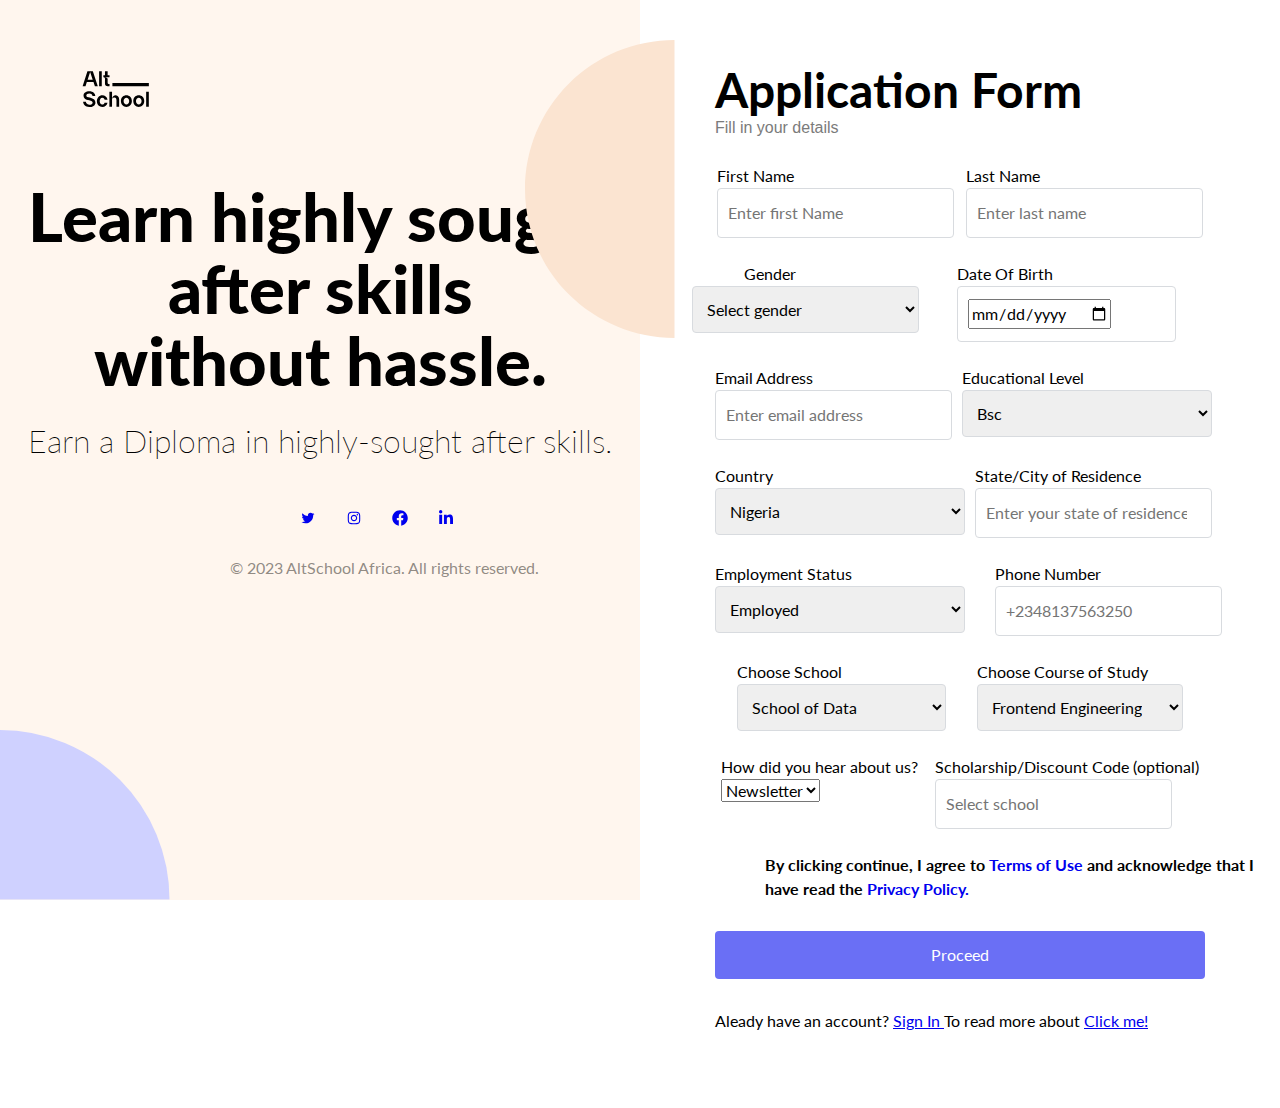
<file: index.html>
<!DOCTYPE html>
<html lang="en">
  <head>
    <meta charset="UTF-8" />
    <meta name="viewport" content="width=device-width initial-scale=1.0" />
    <title>Unlock Your Potential with AltSchool Africa - Sign Up Now</title>
    <link rel="shortcut icon" href="/ALTSCHOOL/Altschool Logo.ico" />
    <link rel="stylesheet" href="form.css" />
    <link rel="preconnect" href="https://fonts.googleapis.com" />
    <link rel="preconnect" href="https://fonts.gstatic.com" crossorigin />
    <link
      href="https://fonts.googleapis.com/css2?family=Lato:ital,wght@1,700&display=swap"
      rel="stylesheet"
    />
  </head>
  <body>
    <div class="main">
      <div class="main1">
        <section class="interface">
          <div class="logoWrapper">
            <a href="https://altschoolafrica.com" rel="noreferrer"
            ><svg
            width="80"
            height="80"
            fill="none"
            xmlns="http://www.w3.org/2000/svg"
            >
            <path
            d="M17.835 21.207h-5.413L7.61 36.222h2.9l1.332-4.124h6.66l1.396 4.124h2.9l-4.962-15.015Zm-5.22 8.506 2.514-7.755 2.578 7.755h-5.091Zm14.152 6.53V21.208h-2.664v15.037h2.663Zm5.871-11.084v-3.952h-2.663v3.952h-1.611v2.084h.257s1.354 0 1.354 1.482v4.79a2.718 2.718 0 0 0 2.728 2.729h1.826V33.88h-1.053a.853.853 0 0 1-.838-.838v-4.124c0-1.59-3.372-1.676-3.93-1.676h5.82v-2.084h-1.89ZM16.074 47.945s-2.879-.666-2.964-.687c-.967-.258-1.783-.73-1.783-1.719 0-1.074 1.31-1.955 2.964-1.955 2.02 0 3.158 1.246 3.158 2.47h2.814c0-2.62-2.04-4.833-5.972-4.833-3.33 0-5.778 1.783-5.778 4.34 0 2.642 1.675 3.91 4.124 4.468 0 0 2.9.666 2.964.687 1.117.28 2.041.838 2.041 1.934 0 1.353-1.675 2.212-3.437 2.062-2.384-.194-3.265-1.762-3.265-2.879H8.147c0 2.45 2.041 5.156 6.101 5.263 3.05.065 6.208-1.61 6.208-4.446 0-2.621-1.804-4.082-4.382-4.705Zm11.227 6.638c-1.697 0-2.599-1.611-2.599-3.459 0-1.869 1.117-3.458 2.578-3.458 1.16 0 2.083.86 2.406 2.04h2.878c-.472-2.77-2.685-4.403-5.306-4.403-2.943 0-5.499 2.578-5.348 6.165.128 3.351 2.534 5.456 5.413 5.456 2.685 0 4.683-1.782 5.198-4.21h-2.964c-.236.967-1.096 1.869-2.256 1.869Zm9.745-4.425v.064-.064Zm3.05-4.812c-1.632.129-3.029 1.826-3.05 4.812.021-1.483.687-2.556 2.212-2.556 1.676 0 2.213 1.245 2.213 2.62v6.466h2.685V49.32c0-2.578-2.127-4.124-4.06-3.974Zm-5.714-3.695v15.037h2.664V41.651h-2.664Zm17.004 3.652c-2.857 0-5.478 2.127-5.478 5.821 0 3.695 2.578 5.779 5.478 5.8 2.921-.021 5.5-2.126 5.5-5.8 0-3.694-2.643-5.821-5.5-5.821Zm0 9.259c-1.418 0-2.793-1.118-2.793-3.438 0-2.19 1.354-3.437 2.793-3.458 1.46.021 2.814 1.289 2.814 3.458 0 2.32-1.375 3.438-2.814 3.438Zm12.377-9.26c-2.857 0-5.478 2.128-5.478 5.822 0 3.695 2.578 5.779 5.478 5.8 2.922-.021 5.5-2.126 5.5-5.8 0-3.694-2.643-5.821-5.5-5.821Zm0 9.26c-1.418 0-2.792-1.118-2.792-3.438 0-2.19 1.353-3.437 2.792-3.458 1.46.021 2.814 1.289 2.814 3.458 0 2.32-1.375 3.438-2.814 3.438Zm10.057 2.126V41.651h-2.664v15.037h2.664ZM73.852 32.963H37.407v3.26h36.445v-3.26Z"
            fill="#000"
            ></path></svg
            ></a>
          </div>
          <p>
            Learn highly sought <br> after skills <br> without hassle.
          </p>
          <h3>
            Earn a Diploma in highly-sought after skills.
          </h3>
          <footer>
            <div class="social">
              <section class="socialWrapper">
                <a href="https://twitter.com/altschoolafrica">
                  <svg stroke="currentColor" fill="currentColor" stroke-width="0" viewBox="0 0 1024 1024" height="1em" width="1em" xmlns="http://www.w3.org/2000/svg"><path d="M928 254.3c-30.6 13.2-63.9 22.7-98.2 26.4a170.1 170.1 0 0 0 75-94 336.64 336.64 0 0 1-108.2 41.2A170.1 170.1 0 0 0 672 174c-94.5 0-170.5 76.6-170.5 170.6 0 13.2 1.6 26.4 4.2 39.1-141.5-7.4-267.7-75-351.6-178.5a169.32 169.32 0 0 0-23.2 86.1c0 59.2 30.1 111.4 76 142.1a172 172 0 0 1-77.1-21.7v2.1c0 82.9 58.6 151.6 136.7 167.4a180.6 180.6 0 0 1-44.9 5.8c-11.1 0-21.6-1.1-32.2-2.6C211 652 273.9 701.1 348.8 702.7c-58.6 45.9-132 72.9-211.7 72.9-14.3 0-27.5-.5-41.2-2.1C171.5 822 261.2 850 357.8 850 671.4 850 843 590.2 843 364.7c0-7.4 0-14.8-.5-22.2 33.2-24.3 62.3-54.4 85.5-88.2z"></path></svg></a><a href="https://instagram.com/altschoolafrica"><svg stroke="currentColor" fill="currentColor" stroke-width="0" viewBox="0 0 1024 1024" height="1em" width="1em" xmlns="http://www.w3.org/2000/svg"><path d="M512 306.9c-113.5 0-205.1 91.6-205.1 205.1S398.5 717.1 512 717.1 717.1 625.5 717.1 512 625.5 306.9 512 306.9zm0 338.4c-73.4 0-133.3-59.9-133.3-133.3S438.6 378.7 512 378.7 645.3 438.6 645.3 512 585.4 645.3 512 645.3zm213.5-394.6c-26.5 0-47.9 21.4-47.9 47.9s21.4 47.9 47.9 47.9 47.9-21.3 47.9-47.9a47.84 47.84 0 0 0-47.9-47.9zM911.8 512c0-55.2.5-109.9-2.6-165-3.1-64-17.7-120.8-64.5-167.6-46.9-46.9-103.6-61.4-167.6-64.5-55.2-3.1-109.9-2.6-165-2.6-55.2 0-109.9-.5-165 2.6-64 3.1-120.8 17.7-167.6 64.5C132.6 226.3 118.1 283 115 347c-3.1 55.2-2.6 109.9-2.6 165s-.5 109.9 2.6 165c3.1 64 17.7 120.8 64.5 167.6 46.9 46.9 103.6 61.4 167.6 64.5 55.2 3.1 109.9 2.6 165 2.6 55.2 0 109.9.5 165-2.6 64-3.1 120.8-17.7 167.6-64.5 46.9-46.9 61.4-103.6 64.5-167.6 3.2-55.1 2.6-109.8 2.6-165zm-88 235.8c-7.3 18.2-16.1 31.8-30.2 45.8-14.1 14.1-27.6 22.9-45.8 30.2C695.2 844.7 570.3 840 512 840c-58.3 0-183.3 4.7-235.9-16.1-18.2-7.3-31.8-16.1-45.8-30.2-14.1-14.1-22.9-27.6-30.2-45.8C179.3 695.2 184 570.3 184 512c0-58.3-4.7-183.3 16.1-235.9 7.3-18.2 16.1-31.8 30.2-45.8s27.6-22.9 45.8-30.2C328.7 179.3 453.7 184 512 184s183.3-4.7 235.9 16.1c18.2 7.3 31.8 16.1 45.8 30.2 14.1 14.1 22.9 27.6 30.2 45.8C844.7 328.7 840 453.7 840 512c0 58.3 4.7 183.2-16.2 235.8z"></path>
                  </svg>
                </a>
                <a href="https://facebook.com/AltSchoolAfrica">
                  <svg stroke="currentColor" fill="currentColor" stroke-width="0" viewBox="0 0 512 512" height="1em" width="1em" xmlns="http://www.w3.org/2000/svg"><path d="M504 256C504 119 393 8 256 8S8 119 8 256c0 123.78 90.69 226.38 209.25 245V327.69h-63V256h63v-54.64c0-62.15 37-96.48 93.67-96.48 27.14 0 55.52 4.84 55.52 4.84v61h-31.28c-30.8 0-40.41 19.12-40.41 38.73V256h68.78l-11 71.69h-57.78V501C413.31 482.38 504 379.78 504 256z"></path>
                  </svg>
                </a>
                <a href="https://linkedin.com/school/altschoolafrica">
                  <svg stroke="currentColor" fill="currentColor" stroke-width="0" viewBox="0 0 448 512" height="1em" width="1em" xmlns="http://www.w3.org/2000/svg"><path d="M100.28 448H7.4V148.9h92.88zM53.79 108.1C24.09 108.1 0 83.5 0 53.8a53.79 53.79 0 0 1 107.58 0c0 29.7-24.1 54.3-53.79 54.3zM447.9 448h-92.68V302.4c0-34.7-.7-79.2-48.29-79.2-48.29 0-55.69 37.7-55.69 76.7V448h-92.78V148.9h89.08v40.8h1.3c12.4-23.5 42.69-48.3 87.88-48.3 94 0 111.28 61.9 111.28 142.3V448z"></path>
                  </svg>
                </a>
              </section>
            </div>
            <div class="copyright"> &copy; 2023 AltSchool Africa. All rights reserved.</div>
          </footer>
            <div class="style_rightEllipse">
              <svg
              class="style_rightEllipseImg__SHT9C"
              width="150"
                height="298"
                fill="none"
                xmlns="http://www.w3.org/2000/svg"
              >
              <path
                  d="M149.5 0C109.85 0 71.824 15.698 43.787 43.641 15.751 71.584 0 109.483 0 149c0 39.517 15.75 77.416 43.788 105.359C71.823 282.302 109.85 298 149.5 298V0Z"
                  fill="#FBE4D1"
                  ></path>
                </svg>
            </div>
            <div class="style_leftEllipse">
              <svg
              class="style_leftEllipseImg__XT7Xg"
              width="170"
              height="170"
              fill="none"
              xmlns="http://www.w3.org/2000/svg"
              >
              <path
              fill-rule="evenodd"
                clip-rule="evenodd"
                d="M119.855 49.645A169.502 169.502 0 0 1 169.5 169.5H0V0a169.502 169.502 0 0 1 119.855 49.645Z"
                fill="#CFD1FF"
                ></path>
              </svg>
            </div>
        </div>
      
      <div class="main2">

        <section class="sign-up">
          <header>
            <h2>Application Form</h2>
          </header>

          <label>Fill in your details</label>
          <form action="/signup" method="post">
            <div class="signup-row">

              <div class="row1">
                <div class="firstname">
                  <label>First Name</label>
                  <div id="firstname">
                    <input type="text" placeholder="Enter first Name" required />
                  </div>
                </div>
                <div class="lastname">
                  <label>Last Name</label>
                  <div id="lastname">
                    <input
                    type="text"
                    placeholder="Enter last name"
                    required/>
                  </div>
                </div>
              </div>

              <div class="row2">
    
                <div class="gender">
                  <label>Gender</label><br />
                  <div id="gender">
                    <select>
                      <option>Select gender</option>
                      <option>male</option>
                      <option>female</option>
                    </select>
                  </div>
                </div>
                <div class="DOB">
                  <label>Date Of Birth</label><br />
                  <div id="DOB">
                    <input
                    class="DOB"
                    type="date"
                    max="2023-11=03"
                    placeholder="Select age group"
                    id="dob"
                    required
                  />
                  </div>
                </div>
              </div>
              <div class="row3">
    
                <div class="email" >
                  <label>Email Address</label><br />
                  <div id="email-box">
                    <input
                    type="text"
                    name="email_address"
                    placeholder="Enter email address"
                  />
                  </div>
                </div>

                <div class="education">
                  <label>Educational Level</label><br />
                  <div id="education">
                    <select>
                      <option>Bsc</option>
                      <option>Msc</option>
                      <option>Diploma</option>
                      <option>Doctorate(Phd)</option>
                      <option>High School/Secondary School</option>
                      <option>Under Graduate</option>
                      <option>Junior / Middle School</option>
                      <option>Post Graduate</option>
                    </select>
                  </div>
                </div>
              </div>
    
              <div class="row4">
    
                <div class="country">
                  <label>Country</label><br />
                  <div id="country">

                    <select
                      style="box-sizing: 30px"
                      name="country"
                      class="form-control"
                    >
                      <option value="Afghanistan">Afghanistan</option>
                      <option value="Åland Islands">Åland Islands</option>
                      <option value="Albania">Albania</option>
                      <option value="Algeria">Algeria</option>
                      <option value="American Samoa">American Samoa</option>
                      <option value="Andorra">Andorra</option>
                      <option value="Angola">Angola</option>
                      <option value="Anguilla">Anguilla</option>
                      <option value="Antarctica">Antarctica</option>
                      <option value="Antigua and Barbuda">Antigua and Barbuda</option>
                      <option value="Argentina">Argentina</option>
                      <option value="Armenia">Armenia</option>
                      <option value="Aruba">Aruba</option>
                      <option value="Australia">Australia</option>
                      <option value="Austria">Austria</option>
                      <option value="Azerbaijan">Azerbaijan</option>
                      <option value="Bahamas">Bahamas</option>
                      <option value="Bahrain">Bahrain</option>
                      <option value="Bangladesh">Bangladesh</option>
                      <option value="Barbados">Barbados</option>
                      <option value="Belarus">Belarus</option>
                      <option value="Belgium">Belgium</option>
                      <option value="Belize">Belize</option>
                      <option value="Benin">Benin</option>
                      <option value="Bermuda">Bermuda</option>
                      <option value="Bhutan">Bhutan</option>
                      <option value="Bolivia">Bolivia</option>
                      <option value="Bosnia and Herzegovina">
                        Bosnia and Herzegovina
                      </option>
                      <option value="Botswana">Botswana</option>
                      <option value="Bouvet Island">Bouvet Island</option>
                      <option value="Brazil">Brazil</option>
                      <option value="British Indian Ocean Territory">
                        British Indian Ocean Territory
                      </option>
                      <option value="Brunei Darussalam">Brunei Darussalam</option>
                      <option value="Bulgaria">Bulgaria</option>
                      <option value="Burkina Faso">Burkina Faso</option>
                      <option value="Burundi">Burundi</option>
                      <option value="Cambodia">Cambodia</option>
                      <option value="Cameroon">Cameroon</option>
                      <option value="Canada">Canada</option>
                      <option value="Cape Verde">Cape Verde</option>
                      <option value="Cayman Islands">Cayman Islands</option>
                      <option value="Central African Republic">
                        Central African Republic
                      </option>
                      <option value="Chad">Chad</option>
                      <option value="Chile">Chile</option>
                      <option value="China">China</option>
                      <option value="Christmas Island">Christmas Island</option>
                      <option value="Cocos (Keeling) Islands">
                        Cocos (Keeling) Islands
                      </option>
                      <option value="Colombia">Colombia</option>
                      <option value="Comoros">Comoros</option>
                      <option value="Congo">Congo</option>
                      <option value="Congo, The Democratic Republic of The">
                        Congo, The Democratic Republic of The
                      </option>
                      <option value="Cook Islands">Cook Islands</option>
                      <option value="Costa Rica">Costa Rica</option>
                      <option value="Cote D'ivoire">Cote D'ivoire</option>
                      <option value="Croatia">Croatia</option>
                      <option value="Cuba">Cuba</option>
                      <option value="Cyprus">Cyprus</option>
                      <option value="Czech Republic">Czech Republic</option>
                      <option value="Denmark">Denmark</option>
                      <option value="Djibouti">Djibouti</option>
                      <option value="Dominica">Dominica</option>
                      <option value="Dominican Republic">Dominican Republic</option>
                      <option value="Ecuador">Ecuador</option>
                      <option value="Egypt">Egypt</option>
                      <option value="El Salvador">El Salvador</option>
                      <option value="Equatorial Guinea">Equatorial Guinea</option>
                      <option value="Eritrea">Eritrea</option>
                      <option value="Estonia">Estonia</option>
                      <option value="Ethiopia">Ethiopia</option>
                      <option value="Falkland Islands (Malvinas)">
                        Falkland Islands (Malvinas)
                      </option>
                      <option value="Faroe Islands">Faroe Islands</option>
                      <option value="Fiji">Fiji</option>
                      <option value="Finland">Finland</option>
                      <option value="France">France</option>
                      <option value="French Guiana">French Guiana</option>
                      <option value="French Polynesia">French Polynesia</option>
                      <option value="French Southern Territories">
                        French Southern Territories
                      </option>
                      <option value="Gabon">Gabon</option>
                      <option value="Gambia">Gambia</option>
                      <option value="Georgia">Georgia</option>
                      <option value="Germany">Germany</option>
                      <option value="Ghana">Ghana</option>
                      <option value="Gibraltar">Gibraltar</option>
                      <option value="Greece">Greece</option>
                      <option value="Greenland">Greenland</option>
                      <option value="Grenada">Grenada</option>
                      <option value="Guadeloupe">Guadeloupe</option>
                      <option value="Guam">Guam</option>
                      <option value="Guatemala">Guatemala</option>
                      <option value="Guernsey">Guernsey</option>
                      <option value="Guinea">Guinea</option>
                      <option value="Guinea-bissau">Guinea-bissau</option>
                      <option value="Guyana">Guyana</option>
                      <option value="Haiti">Haiti</option>
                      <option value="Heard Island and Mcdonald Islands">
                        Heard Island and Mcdonald Islands
                      </option>
                      <option value="Holy See (Vatican City State)">
                        Holy See (Vatican City State)
                      </option>
                      <option value="Honduras">Honduras</option>
                      <option value="Hong Kong">Hong Kong</option>
                      <option value="Hungary">Hungary</option>
                      <option value="Iceland">Iceland</option>
                      <option value="India">India</option>
                      <option value="Indonesia">Indonesia</option>
                      <option value="Iran, Islamic Republic of">
                        Iran, Islamic Republic of
                      </option>
                      <option value="Iraq">Iraq</option>
                      <option value="Ireland">Ireland</option>
                      <option value="Isle of Man">Isle of Man</option>
                      <option value="Israel">Israel</option>
                      <option value="Italy">Italy</option>
                      <option value="Jamaica">Jamaica</option>
                      <option value="Japan">Japan</option>
                      <option value="Jersey">Jersey</option>
                      <option value="Jordan">Jordan</option>
                      <option value="Kazakhstan">Kazakhstan</option>
                      <option value="Kenya">Kenya</option>
                      <option value="Kiribati">Kiribati</option>
                      <option value="Korea, Democratic People's Republic of">
                        Korea, Democratic People's Republic of
                      </option>
                      <option value="Korea, Republic of">Korea, Republic of</option>
                      <option value="Kuwait">Kuwait</option>
                      <option value="Kyrgyzstan">Kyrgyzstan</option>
                      <option value="Lao People's Democratic Republic">
                        Lao People's Democratic Republic
                      </option>
                      <option value="Latvia">Latvia</option>
                      <option value="Lebanon">Lebanon</option>
                      <option value="Lesotho">Lesotho</option>
                      <option value="Liberia">Liberia</option>
                      <option value="Libyan Arab Jamahiriya">
                        Libyan Arab Jamahiriya
                      </option>
                      <option value="Liechtenstein">Liechtenstein</option>
                      <option value="Lithuania">Lithuania</option>
                      <option value="Luxembourg">Luxembourg</option>
                      <option value="Macao">Macao</option>
                      <option value="Macedonia, The Former Yugoslav Republic of">
                        Macedonia, The Former Yugoslav Republic of
                      </option>
                      <option value="Madagascar">Madagascar</option>
                      <option value="Malawi">Malawi</option>
                      <option value="Malaysia">Malaysia</option>
                      <option value="Maldives">Maldives</option>
                      <option value="Mali">Mali</option>
                      <option value="Malta">Malta</option>
                      <option value="Marshall Islands">Marshall Islands</option>
                      <option value="Martinique">Martinique</option>
                      <option value="Mauritania">Mauritania</option>
                      <option value="Mauritius">Mauritius</option>
                      <option value="Mayotte">Mayotte</option>
                      <option value="Mexico">Mexico</option>
                      <option value="Micronesia, Federated States of">
                        Micronesia, Federated States of
                      </option>
                      <option value="Moldova, Republic of">Moldova, Republic of</option>
                      <option value="Monaco">Monaco</option>
                      <option value="Mongolia">Mongolia</option>
                      <option value="Montenegro">Montenegro</option>
                      <option value="Montserrat">Montserrat</option>
                      <option value="Morocco">Morocco</option>
                      <option value="Mozambique">Mozambique</option>
                      <option value="Myanmar">Myanmar</option>
                      <option value="Namibia">Namibia</option>
                      <option value="Nauru">Nauru</option>
                      <option value="Nepal">Nepal</option>
                      <option value="Netherlands">Netherlands</option>
                      <option value="Netherlands Antilles">Netherlands Antilles</option>
                      <option value="New Caledonia">New Caledonia</option>
                      <option value="New Zealand">New Zealand</option>
                      <option value="Nicaragua">Nicaragua</option>
                      <option value="Niger">Niger</option>
                      <option selected value="Nigeria">Nigeria</option>
                      <option value="Niue">Niue</option>
                      <option value="Norfolk Island">Norfolk Island</option>
                      <option value="Northern Mariana Islands">
                        Northern Mariana Islands
                      </option>
                      <option value="Norway">Norway</option>
                      <option value="Oman">Oman</option>
                      <option value="Pakistan">Pakistan</option>
                      <option value="Palau">Palau</option>
                      <option value="Palestinian Territory, Occupied">
                        Palestinian Territory, Occupied
                      </option>
                      <option value="Panama">Panama</option>
                      <option value="Papua New Guinea">Papua New Guinea</option>
                      <option value="Paraguay">Paraguay</option>
                      <option value="Peru">Peru</option>
                      <option value="Philippines">Philippines</option>
                      <option value="Pitcairn">Pitcairn</option>
                      <option value="Poland">Poland</option>
                      <option value="Portugal">Portugal</option>
                      <option value="Puerto Rico">Puerto Rico</option>
                      <option value="Qatar">Qatar</option>
                      <option value="Reunion">Reunion</option>
                      <option value="Romania">Romania</option>
                      <option value="Russian Federation">Russian Federation</option>
                      <option value="Rwanda">Rwanda</option>
                      <option value="Saint Helena">Saint Helena</option>
                      <option value="Saint Kitts and Nevis">
                        Saint Kitts and Nevis
                      </option>
                      <option value="Saint Lucia">Saint Lucia</option>
                      <option value="Saint Pierre and Miquelon">
                        Saint Pierre and Miquelon
                      </option>
                      <option value="Saint Vincent and The Grenadines">
                        Saint Vincent and The Grenadines
                      </option>
                      <option value="Samoa">Samoa</option>
                      <option value="San Marino">San Marino</option>
                      <option value="Sao Tome and Principe">
                        Sao Tome and Principe
                      </option>
                      <option value="Saudi Arabia">Saudi Arabia</option>
                      <option value="Senegal">Senegal</option>
                      <option value="Serbia">Serbia</option>
                      <option value="Seychelles">Seychelles</option>
                      <option value="Sierra Leone">Sierra Leone</option>
                      <option value="Singapore">Singapore</option>
                      <option value="Slovakia">Slovakia</option>
                      <option value="Slovenia">Slovenia</option>
                      <option value="Solomon Islands">Solomon Islands</option>
                      <option value="Somalia">Somalia</option>
                      <option value="South Africa">South Africa</option>
                      <option value="South Georgia and The South Sandwich Islands">
                        South Georgia and The South Sandwich Islands
                      </option>
                      <option value="Spain">Spain</option>
                      <option value="Sri Lanka">Sri Lanka</option>
                      <option value="Sudan">Sudan</option>
                      <option value="Suriname">Suriname</option>
                      <option value="Svalbard and Jan Mayen">
                        Svalbard and Jan Mayen
                      </option>
                      <option value="Swaziland">Swaziland</option>
                      <option value="Sweden">Sweden</option>
                      <option value="Switzerland">Switzerland</option>
                      <option value="Syrian Arab Republic">Syrian Arab Republic</option>
                      <option value="Taiwan">Taiwan</option>
                      <option value="Tajikistan">Tajikistan</option>
                      <option value="Tanzania, United Republic of">
                        Tanzania, United Republic of
                      </option>
                      <option value="Thailand">Thailand</option>
                      <option value="Timor-leste">Timor-leste</option>
                      <option value="Togo">Togo</option>
                      <option value="Tokelau">Tokelau</option>
                      <option value="Tonga">Tonga</option>
                      <option value="Trinidad and Tobago">Trinidad and Tobago</option>
                      <option value="Tunisia">Tunisia</option>
                      <option value="Turkey">Turkey</option>
                      <option value="Turkmenistan">Turkmenistan</option>
                      <option value="Turks and Caicos Islands">
                        Turks and Caicos Islands
                      </option>
                      <option value="Tuvalu">Tuvalu</option>
                      <option value="Uganda">Uganda</option>
                      <option value="Ukraine">Ukraine</option>
                      <option value="United Arab Emirates">United Arab Emirates</option>
                      <option value="United Kingdom">United Kingdom</option>
                      <option value="United States">United States</option>
                      <option value="United States Minor Outlying Islands">
                        United States Minor Outlying Islands
                      </option>
                      <option value="Uruguay">Uruguay</option>
                      <option value="Uzbekistan">Uzbekistan</option>
                      <option value="Vanuatu">Vanuatu</option>
                      <option value="Venezuela">Venezuela</option>
                      <option value="Viet Nam">Viet Nam</option>
                      <option value="Virgin Islands, British">
                        Virgin Islands, British
                      </option>
                      <option value="Virgin Islands, U.S.">Virgin Islands, U.S.</option>
                      <option value="Wallis and Futuna">Wallis and Futuna</option>
                      <option value="Western Sahara">Western Sahara</option>
                      <option value="Yemen">Yemen</option>
                      <option value="Zambia">Zambia</option>
                      <option value="Zimbabwe">Zimbabwe</option>
                    </select>
                  </div>
                </div>
                <div class="state">
                  <label>State/City of Residence</label>
                  <div id="state">
                    <input
                    type="text"
                    name="Residence"
                    placeholder="Enter your state of residence"/>
                  </div>
                </div>
              </div>
    
              <div class="row5">
                <div class="employment">
                  <label>Employment Status</label>
                  <div id="employment">
                    <select>
                      <option>Employed</option>
                      <option>Unemployed</option>
                      <option>Self-employed</option>
                    </select>
                  </div>
                </div>
    
                <div class="phonenumber">
                  <label>Phone Number</label>
                  <div id="phone">
                    <input
                    type="text"
                    name="Phone"
                    placeholder="+2348137563250"
                  />
                  </div>
                </div>
              </div>
              <div class="row6">
                <div class="school">
                  <label>Choose School</label>
                  <div id="school">
                    <select>
                      <option>School of Data</option>
                      <option>School of Engineering</option>
                      <option>School of Product</option>
                    </select>
                  </div>
                </div>
                
                <div class="course">
                  <label>Choose Course of Study</label>
                  <div id="course">
                    <select>
                      <option>Frontend Engineering</option>
                      <option>Backend Engineering</option>
                      <option>Cloud Engineering</option>
                    </select>
                  </div>
                </div>
    
              </div>
    
              <div class="row7">
                <div class="info">
                  <label>How did you hear about us?</label>
                  <div id="info">
                  <select>
                    <option>Newsletter</option>
                    <option>Twitter</option>
                    <option>Facebook</option>
                    <option>Instagram</option>
                    <option>Friend</option>
                  </select>
                  </div>
                </div>
                
                <div class="scholarship">
                  <label>Scholarship/Discount Code (optional)</label>
                  <div id="scholarship">
                    <input
                    type="text"
                    name="School"
                    placeholder="Select school"
                  />
                  </div>
                </div>
              </div>
            </div>

          </form>
          <div class="terms">
            <h4>
              By clicking continue, I agree to <a href="https://www.altschoolafrica.com/terms" target="__blank" style="text-decoration: none;">Terms of Use </a>and acknowledge
              that I have read the <a href="https://www.altschoolafrica.com/policy" target="__blank" style="text-decoration:none">Privacy Policy.</a>
            </h4>
          </div>
          <div class="button">
            <button><span>Proceed</span></button>
          </div>
          <footer>
            Aleady have an account? <a href="https://portal.altschoolafrica.com/auth/login">Sign In  </a> To read more about <a href="./index2.html">Click me!</a>
          </footer>
        </section>
      </div>
    </div>
  </body>
</html>
</file>
<file: form.css>
/* main css RESET */
* {
  margin: 0;
}

*,
*::before,
*::after {
  box-sizing: border-box;
  font-family: "Lato", sans-serif;
}

* {
  margin: 0;
}
body {
  line-height: 1.5;
  -webkit-font-smoothing: antialiased;
}
img,
picture,
video,
canvas,
svg {
  display: block;
  max-width: 100%;
}
input,
button,
textarea,
select {
  font: inherit;
}
p,
h1,
h2,
h3,
h4,
h5,
h6 {
  overflow-wrap: break-word;
}
#root,
#__next {
  isolation: isolate;
}
/* CSS RESUMES */
.main {
  display: flex;
  overflow:hidden;
  /* justify-content: space-evenly; */
  /* align-items: flex-end; */
}
section.socialWrapper {
  display: flex;
  gap: 30px;
}
div.main {

  > div.main1 {
    height: 100vh;
    width: 50%;
    background: #fff6ee;
  }
}

section.sign-up >label{
  color: rgb(123, 123, 123);
  font-size: 1rem;
  font-family: AlmarenaDisplayLight, sans-serif;

}
section.interface {
  > div.logoWrapper {
    margin-inline-start: 75px;
    margin-block-start: 50px;
  }
  > p {
    text-align: center;
    font-family: Lato;
    font-size: 4.1875rem;
    line-height: 72px;
    font-weight: 900;
    text-align: center;
    margin-bottom: 25px;
    margin-block-start: 50px;
  }
  > h3 {
    text-align: center;
    font-family: Lato;
    font-size: 2rem;
    font-style: normal;
    font-weight: 200;
    line-height: normal;
    text-align: center;
  }
  .style_rightEllipse {
    position: relative;
    bottom: 540px;
    left: 525px;
   
  }
  /* .style_rightEllipse:not{
     overflow-clip-margin: content-box;
    overflow-y: hidden;
    overflow-x: hidden;
  } */
}

footer {

  >div.social{
    padding-block-start: 50px;
    margin-inline-start: 300px;
  }
  div.copyright {
    color:#615b55b4;
    margin-block-start: 30px;
    margin-inline-start: 230px;
  }
}
div.style_leftEllipse{
  position: absolute;
  bottom:0px;
}

div.main2 {
  width: 50%;
  padding: 30px;

  > section.sign-up {
    padding: 45px;
  }
}

header {
  font-size: 2rem;
  line-height: 30px;
  margin-bottom: 10px;
}


div.row1 {
  display: flex;
  justify-content: space-evenly;
  gap: 10px;
  margin-block-start: 24px;

  > div.firstname {
    margin-bottom: 24px;

    > div#firstname {
      > input[type="text"] {
        max-width: 250px;
        border-radius: 4px;
        border: 1px solid rgb(216, 219, 223);
        padding: 12px 24px 12px 10px;
      }
      > input[type="text"]:hover {
        border: 2px solid #4058df;
        transition: 0.5s;
      }
    }
  }
  div.lastname {
    margin-bottom: 24px;

    > div#lastname {
      /* padding: 12px 24px 12px 10px; */
      > input[type="text"] {
        max-width: 250px;
        border-radius: 4px;
        border: 1px solid rgb(216, 219, 223);
        padding: 12px 24px 12px 10px;
      }
      > input[type="text"]:hover {
        border: 2px solid #4058df;
        transition: 0.5s;

      }
    }
  }
}
div.row2 {
  display: flex;
  justify-content: space-evenly;
  gap: 10px;

  > div.gender {
    margin-bottom: 24px;

    > div#gender {
      > select {
        /* width:250px; */
        border-radius: 4px;
        border: 1px solid rgb(216, 219, 223);
        margin-inline-start: -52px;
        padding: 12px 100px 12px 10px;
      }
    }
  }

  > div.DOB {
    margin-bottom: 24px;
    > div#DOB {
      padding: 12px 64px 12px 10px;
      border: 1px solid rgb(216, 219, 223);
      border-radius: 4px;
      > input[type="text"] {
        max-width: 250px;
        border: none;
        padding: 12px 24px 12px 10px;
      }
      > input[type="text"]:hover {
        border: 2px solid #4058df;
      }
    }
  }
}
div.row3 {
  display: flex;
  justify-content: space-evenly;
  gap: 10px;

  > div.email {
    margin-bottom: 24px;

    > div#email-box {
      > input[type="text"] {
        max-width: 250px;
        border-radius: 4px;
        border: 1px solid rgb(216, 219, 223);
        padding: 12px 24px 12px 10px;
      }
      > input[type="text"]:hover {
        border: 2px solid #4058df;
        transition: 0.5s;

      }
    }
  }
  > div.education {
    margin-bottom: 24px;

    > div#education {
      > select {
        max-width: 250px;
        border-radius: 4px;
        border: 1px solid rgb(216, 219, 223);
        padding: 12px 24px 12px 10px;
      }
    }
  }
}
div.row4 {
  display: flex;
  justify-content: space-evenly;
  gap: 10px;

  > div.country {
    margin-bottom: 24px;

    > div#country {
      > select {
        max-width: 250px;
        border-radius: 4px;
        border: 1px solid rgb(216, 219, 223);
        padding: 12px 24px 12px 10px;
      }
    }
  }
  > div.state {
    margin-bottom: 24px;

    > div#state {
      > input[type="text"] {
        max-width: 250px;
        border-radius: 4px;
        border: 1px solid rgb(216, 219, 223);
        padding: 12px 24px 12px 10px;
      }
      > input[type="text"]:hover {
        border: 2px solid #4058df;
        transition: 0.5s;

      }
    }
  }
}

div.row5 {
  display: flex;
  justify-content: space-evenly;
  gap: 10px;
  > div.employment {
    margin-bottom: 24px;
    margin-right: 20px;
    > div#employment {
      > select {
        max-width: 250px;
        border-radius: 4px;
        border: 1px solid rgb(216, 219, 223);
        padding: 12px 124px 12px 10px;
      }
    }
  }
  > div.phonenumber {
    margin-bottom: 24px;
    > div#phone {
      > input[type="text"] {
        max-width: 250px;
        border-radius: 4px;
        border: 1px solid rgb(216, 219, 223);
        padding: 12px 14px 12px 10px;
      }
      > input[type="text"]:hover {
        border: 2px solid #4058df;
        transition: 0.5s;

      }
    }
  }
}
div.row6 {
  display: flex;
  justify-content: space-evenly;
  gap: 10px;

  > div.school {
    margin-bottom: 24px;

    > div#school {
      > select {
        max-width: 250px;
        border-radius: 4px;
        border: 1px solid rgb(216, 219, 223);
        padding: 12px 24px 12px 10px;
      }
    }
  }
  > div.course {
    margin-bottom: 24px;

    > div#course {
      > select {
        max-width: 250px;
        border-radius: 4px;
        border: 1px solid rgb(216, 219, 223);
        padding: 12px 24px 12px 10px;
      }
    }
  }
}
div.row7 {
  display: flex;
  justify-content: space-evenly;
  gap: 10px;
  > div.info {
    margin-bottom: 24px;

    > div#info {
      > input[type="text"] {
        max-width: 250px;
        border-radius: 4px;
        border: 1px solid rgb(216, 219, 223);
        padding: 12px 24px 12px 10px;
      }
      > input[type="text"]:hover {
        border: 2px solid #4058df;
        transition: 0.5s;
      }
    }
  }
  div.scholarship {
    margin-bottom: 24px;

    > div#scholarship {
      > input[type="text"] {
        border-radius: 4px;
        border: 1px solid rgb(216, 219, 223);
        padding: 12px 24px 12px 10px;
      }
      > input[type="text"]:hover {
        border: 2px solid #4058df;
        transition: 0.5s;
      }
    }
  }
}

div.terms {
  width:100%;
  margin-inline: 50px;
}
button {
  margin-block: 30px;
  width: 100%;
  padding: 12px 0px;
  color: #fff;
  background: rgb(106, 111, 245);
  border: none;
  border-radius: 4px;
  transition: 0.3s;
  cursor:pointer;
}
@media screen and (max-width:700px) {
  div.main1{
    display:none;
  }
  div.main2{
    width:100%;
  }
}
</file>
